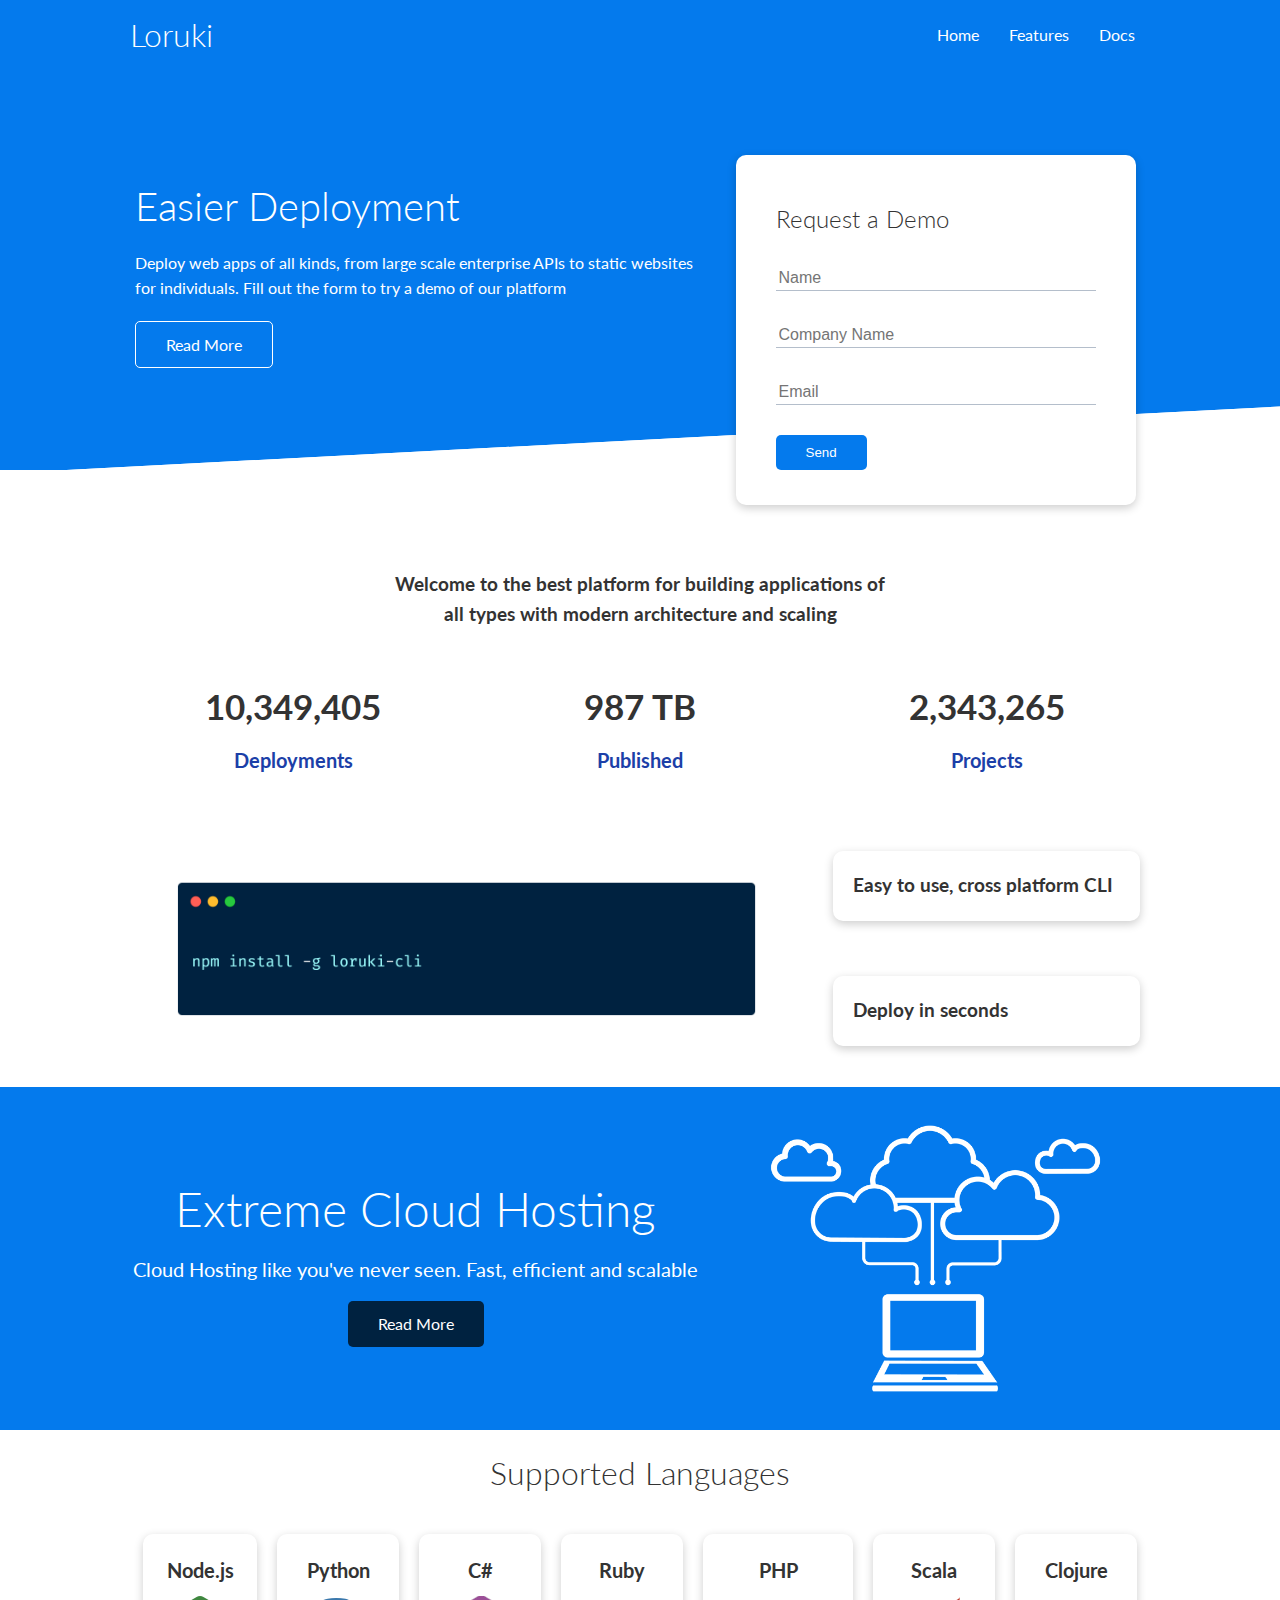
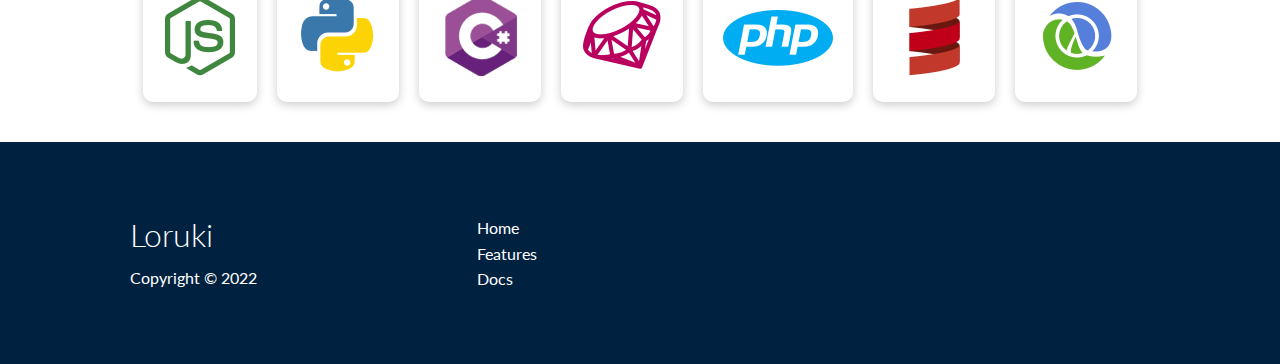
<file: index.html>
<!DOCTYPE html>
<html lang="en">

<head>
    <meta charset="UTF-8">
    <meta http-equiv="X-UA-Compatible" content="IE=edge">
    <meta name="viewport" content="width=device-width, initial-scale=1.0">

    <link rel="stylesheet" href="https://cdnjs.cloudflare.com/ajax/libs/font-awesome/6.1.1/css/all.min.css"
        integrity="sha512-KfkfwYDsLkIlwQp6LFnl8zNdLGxu9YAA1QvwINks4PhcElQSvqcyVLLD9aMhXd13uQjoXtEKNosOWaZqXgel0g=="
        crossorigin="anonymous" referrerpolicy="no-referrer" />

    <link rel="stylesheet" href="css/utilities.css">
    <link rel="stylesheet" href="css/style.css">

    <title>Loruki | Cloud Hosting For Everyone</title>
</head>

<body>
    <!-- Navbar -->
    <div class="navbar">
        <div class="container flex">
            <h1 class="logo">Loruki</h1>
            <nav>
                <ul>
                    <li><a href="index.html">Home</a></li>
                    <li><a href="features.html">Features</a></li>
                    <li><a href="docs.html">Docs</a></li>
                </ul>
            </nav>
        </div>
    </div>

    <!-- Showcase -->
    <section class="showcase">
        <div class="container grid">
            <div class="showcase-text">
                <h1>Easier Deployment</h1>
                <p>Deploy web apps of all kinds, from large scale enterprise APIs to static websites for individuals. Fill out the form to try a demo of our platform</p>
                <a href="features.html" class="btn btn-outline">Read More</a>
            </div>

            <div class="showcase-form card">
                <h2>Request a Demo</h2>
                <form method="POST" name="contact" netlify-honeypot="bot-field" data-netlify="true">
                    <input type="hidden" name="form-name" value="contact">
                    <p class="hidden">
                        <label>Don’t fill this out if you're human: <input name="bot-field" /></label>
                    </p>
                    <div class="form-control">
                        <input type="text" name="name" placeholder="Name" required>
                    </div>
                    <div class="form-control">
                        <input type="text" name="company" placeholder="Company Name" required>
                    </div>
                    <div class="form-control">
                        <input type="email" name="email" placeholder="Email" required>
                    </div>
                    <input type="submit" value="Send" class="btn btn-primary">
                </form>
            </div>
        </div>
    </section>

    <!-- Stats -->
    <section class="stats">
        <div class="container">
            <h3 class="stats-heading text-center my-1">
                Welcome to the best platform for building applications of all types with modern architecture and scaling
            </h3>

            <div class="grid grid-3 text-center my-4">
                <div>
                    <i class="fas fa-server fa-3x"></i>
                    <h3>10,349,405</h3>
                    <p class="text-secondary">Deployments</p>
                </div>
                <div>
                    <i class="fas fa-upload fa-3x"></i>
                    <h3>987 TB</h3>
                    <p class="text-secondary">Published</p>
                </div>
                <div>
                    <i class="fas fa-project-diagram fa-3x"></i>
                    <h3>2,343,265</h3>
                    <p class="text-secondary">Projects</p>
                </div>
            </div>
        </div>
    </section>

    <!-- Cli -->
    <section class="cli">
        <div class="container grid">
            <img src="/images/cli.png" alt="cli">
            <div class="card">
                <h3>Easy to use, cross platform CLI</h3>
            </div>
            <div class="card">
                <h3>Deploy in seconds</h3>
            </div>
        </div>
    </section>

    <!-- Cloud -->
    <section class="cloud bg-primary my-2 py-2">
        <div class="container grid">
            <div class="text-center">
                <h2 class="lg">Extreme Cloud Hosting</h2>
                <p class="lead my-1">Cloud Hosting like you've never seen. Fast, efficient and scalable</p>
                <a href="features.html" class="btn btn-dark">Read More</a>
            </div>
            <img src="/images/cloud.png" alt="cloud">
        </div>
    </section>

    <!-- Languages -->
    <section class="languages">
        <h2 class="md text-center my-2">
            Supported Languages
        </h2>
        <div class="container flex">
            <div class="card">
                <h4>Node.js</h4>
                <img src="/images/logos/node.png" alt="Node.js logo">
            </div>
            <div class="card">
                <h4>Python</h4>
                <img src="/images/logos/python.png" alt="Python logo">
            </div>
            <div class="card">
                <h4>C#</h4>
                <img src="/images/logos/csharp.png" alt="C# logo">
            </div>
            <div class="card">
                <h4>Ruby</h4>
                <img src="/images/logos/ruby.png" alt="Ruby logo">
            </div>
            <div class="card">
                <h4>PHP</h4>
                <img src="/images/logos/php.png" alt="PHP logo">
            </div>
            <div class="card">
                <h4>Scala</h4>
                <img src="/images/logos/scala.png" alt="Scala logo">
            </div>
            <div class="card">
                <h4>Clojure</h4>
                <img src="/images/logos/clojure.png" alt="Clojure logo">
            </div>
        </div>
    </section>

    <!-- Footer -->
    <footer class="footer bg-dark py-5">
        <div class="container grid grid-3">
            <div>
                <h1>Loruki</h1>
                <p>Copyright &copy; 2022</p>
            </div>
            <nav>
                <ul>
                    <li><a href="index.html">Home</a></li>
                    <li><a href="features.html">Features</a></li>
                    <li><a href="docs.html">Docs</a></li>
                </ul>
            </nav>
            <div class="social">
                <a href="#"><i class="fab fa-github fa-2x"></i></a>
                <a href="#"><i class="fab fa-facebook fa-2x"></i></a>
                <a href="#"><i class="fab fa-instagram fa-2x"></i></a>
                <a href="#"><i class="fab fa-twitter fa-2x"></i></a>
            </div>
        </div>
    </footer>
</body>

</html>
</file>
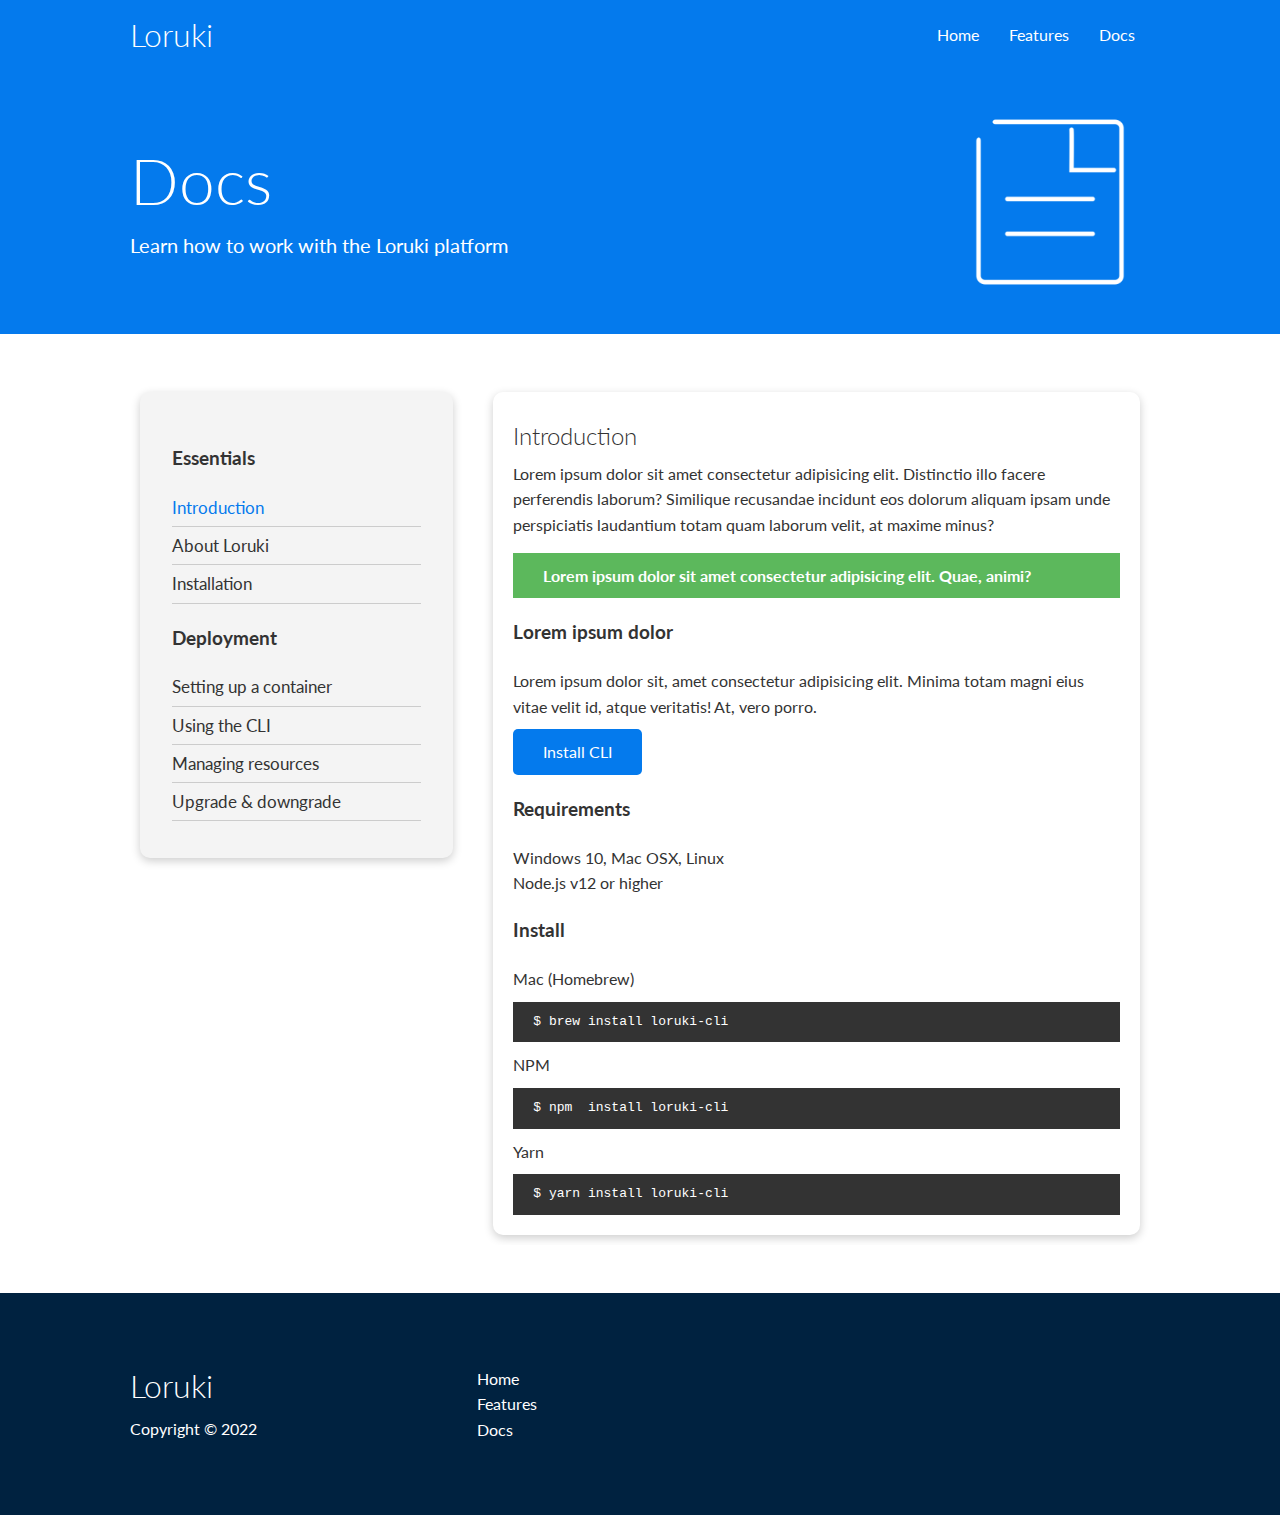
<file: docs.html>
<!DOCTYPE html>
<html lang="en">

<head>
    <meta charset="UTF-8">
    <meta http-equiv="X-UA-Compatible" content="IE=edge">
    <meta name="viewport" content="width=device-width, initial-scale=1.0">

    <link rel="stylesheet" href="https://cdnjs.cloudflare.com/ajax/libs/font-awesome/6.1.1/css/all.min.css"
        integrity="sha512-KfkfwYDsLkIlwQp6LFnl8zNdLGxu9YAA1QvwINks4PhcElQSvqcyVLLD9aMhXd13uQjoXtEKNosOWaZqXgel0g=="
        crossorigin="anonymous" referrerpolicy="no-referrer" />

    <link rel="stylesheet" href="css/utilities.css">
    <link rel="stylesheet" href="css/style.css">

    <title>Loruki | Cloud Hosting For Everyone</title>
</head>

<body>
    <!-- Navbar -->
    <div class="navbar">
        <div class="container flex">
            <h1 class="logo">Loruki</h1>
            <nav>
                <ul>
                    <li><a href="index.html">Home</a></li>
                    <li><a href="features.html">Features</a></li>
                    <li><a href="docs.html">Docs</a></li>
                </ul>
            </nav>
        </div>
    </div>

    <!-- Head -->
    <section class="docs-head bg-primary py-3">
        <div class="container grid">
            <div>
                <h1 class="xl">Docs</h1>
                <p class="lead">Learn how to work with the Loruki platform</p>
            </div>
            <img src="/images/docs.png" alt="docs">
        </div>
    </section>

    <!-- Main -->
    <section class="docs-main my-4">
        <div class="container grid">
            <div class="card bg-light p-3">
                <h3 class="my-2">Essentials</h3>
                <nav>
                    <ul>
                        <li><a class="text-primary" href="#">Introduction</a></li>
                        <li><a href="#">About Loruki</a></li>
                        <li><a href="#">Installation</a></li>
                    </ul>
                </nav>
                
                <h3 class="my-2">Deployment</h3>
                <nav>
                    <ul>
                        <li><a href="#">Setting up a container</a></li>
                        <li><a href="#">Using the CLI</a></li>
                        <li><a href="#">Managing resources</a></li>
                        <li><a href="#">Upgrade & downgrade</a></li>
                    </ul>
                </nav>
            </div>

            <div class="card">
                <h2>Introduction</h2>
                <p> Lorem ipsum dolor sit amet consectetur adipisicing elit. Distinctio illo facere perferendis laborum? 
                    Similique recusandae incidunt eos dolorum aliquam ipsam unde perspiciatis laudantium totam quam 
                    laborum velit, at maxime minus?
                </p>
                
                <div class="alert alert-success">
                    <i class="fas fa-info"></i> Lorem ipsum dolor sit amet consectetur adipisicing elit. Quae, animi?
                </div>
                
                <h3>Lorem ipsum dolor</h3>
                <p> Lorem ipsum dolor sit, amet consectetur adipisicing elit. Minima totam magni eius vitae velit id, 
                    atque veritatis! At, vero porro.
                </p>
                <a href="#" class="btn btn-primary">Install CLI</a>
                
                <h3>Requirements</h3>
                <ul>
                    <li>Windows 10, Mac OSX, Linux</li>
                    <li>Node.js v12 or higher</li>
                </ul>
                
                <h3>Install</h3>
                <p> Mac (Homebrew)</p>
                <pre><code>$ brew install loruki-cli</code></pre>

                <p> NPM</p>
                <pre><code>$ npm  install loruki-cli</code></pre>

                <p> Yarn</p>
                <pre><code>$ yarn install loruki-cli</code></pre>
            </div>
        </div>
    </section>

    <!-- Footer -->
    <footer class="footer bg-dark py-5">
        <div class="container grid grid-3">
            <div>
                <h1>Loruki</h1>
                <p>Copyright &copy; 2022</p>
            </div>
            <nav>
                <ul>
                    <li><a href="index.html">Home</a></li>
                    <li><a href="features.html">Features</a></li>
                    <li><a href="docs.html">Docs</a></li>
                </ul>
            </nav>
            <div class="social">
                <a href="#"><i class="fab fa-github fa-2x"></i></a>
                <a href="#"><i class="fab fa-facebook fa-2x"></i></a>
                <a href="#"><i class="fab fa-instagram fa-2x"></i></a>
                <a href="#"><i class="fab fa-twitter fa-2x"></i></a>
            </div>
        </div>
    </footer>
</body>

</html>
</file>
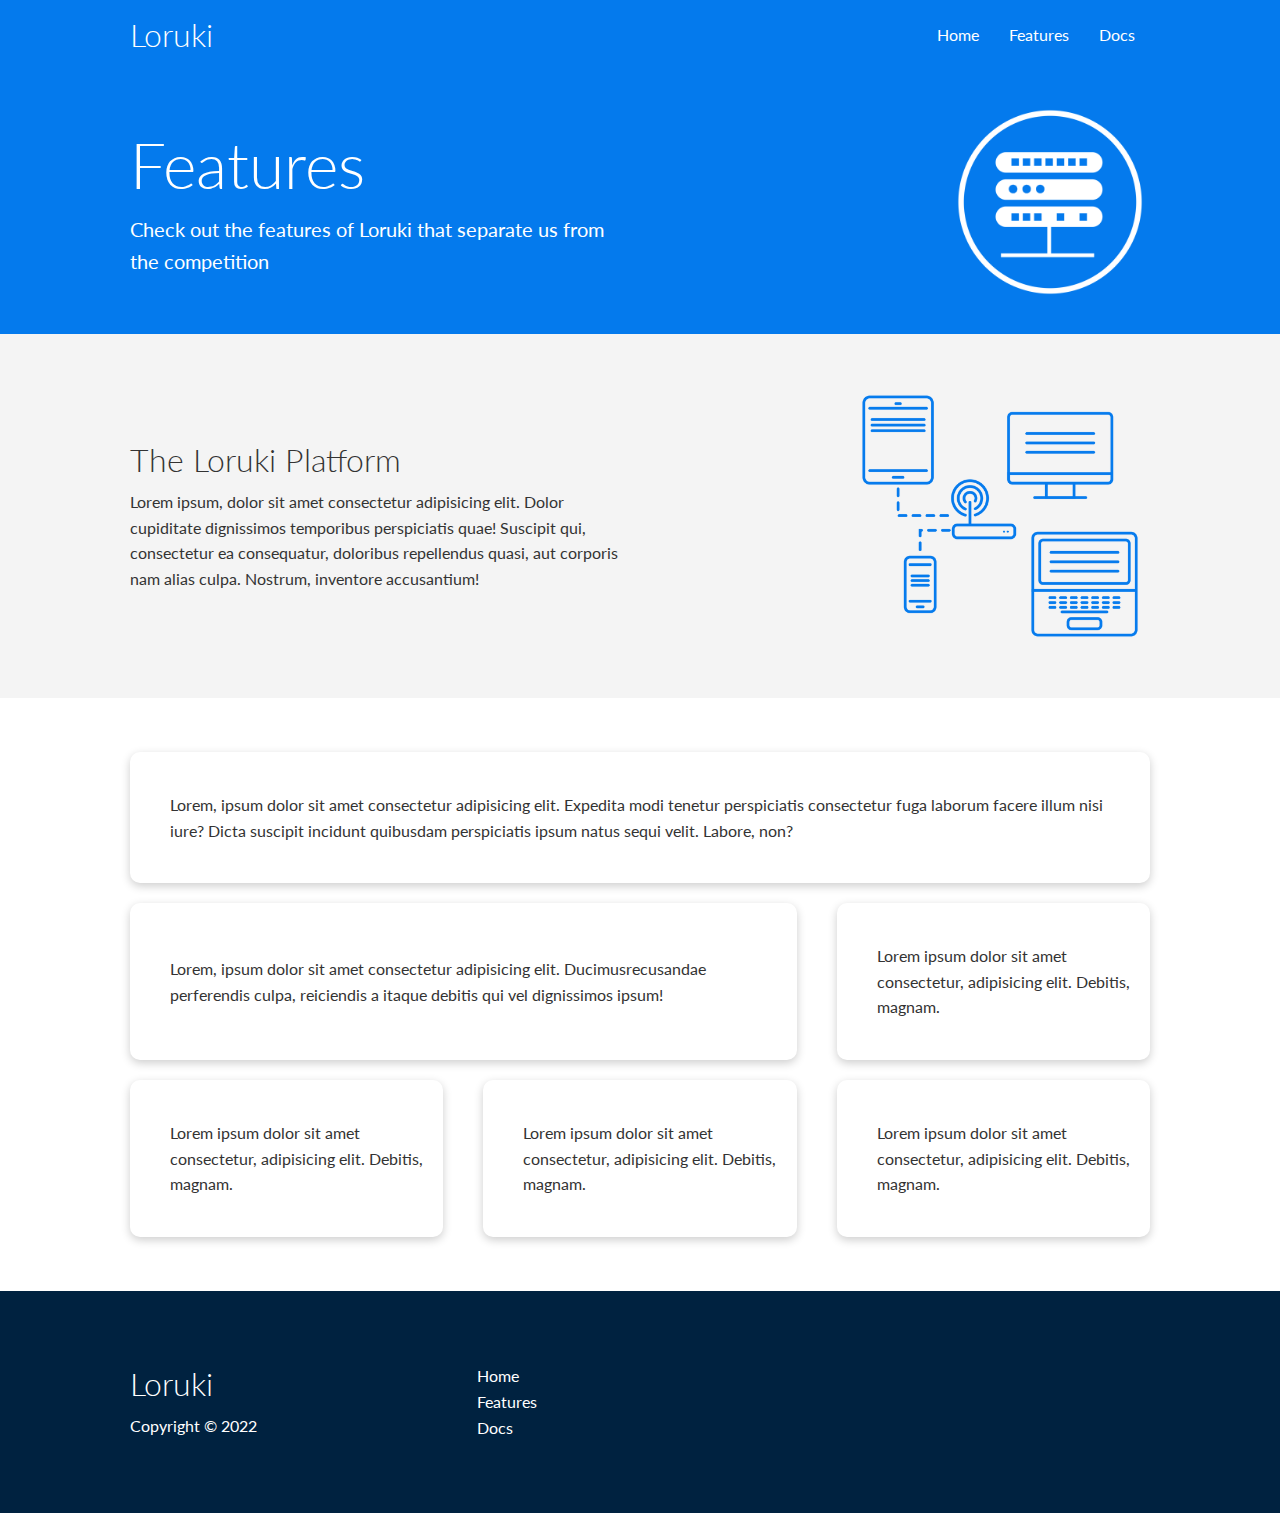
<file: features.html>
<!DOCTYPE html>
<html lang="en">

<head>
    <meta charset="UTF-8">
    <meta http-equiv="X-UA-Compatible" content="IE=edge">
    <meta name="viewport" content="width=device-width, initial-scale=1.0">

    <link rel="stylesheet" href="https://cdnjs.cloudflare.com/ajax/libs/font-awesome/6.1.1/css/all.min.css"
        integrity="sha512-KfkfwYDsLkIlwQp6LFnl8zNdLGxu9YAA1QvwINks4PhcElQSvqcyVLLD9aMhXd13uQjoXtEKNosOWaZqXgel0g=="
        crossorigin="anonymous" referrerpolicy="no-referrer" />

    <link rel="stylesheet" href="css/utilities.css">
    <link rel="stylesheet" href="css/style.css">

    <title>Loruki | Cloud Hosting For Everyone</title>
</head>

<body>
    <!-- Navbar -->
    <div class="navbar">
        <div class="container flex">
            <h1 class="logo">Loruki</h1>
            <nav>
                <ul>
                    <li><a href="index.html">Home</a></li>
                    <li><a href="features.html">Features</a></li>
                    <li><a href="docs.html">Docs</a></li>
                </ul>
            </nav>
        </div>
    </div>

    <!-- Head -->
    <section class="features-head bg-primary py-3">
        <div class="container grid">
            <div>
                <h1 class="xl">Features</h1>
                <p class="lead">Check out the features of Loruki that separate us from the competition</p>
            </div>
            <img src="/images/server.png" alt="server">
        </div>
    </section>

    <!-- Sub-Head -->
    <section class="features-sub-head bg-light py-3">
        <div class="container grid">
            <div>
                <h1 class="md">The Loruki Platform</h1>
                <p> Lorem ipsum, dolor sit amet consectetur adipisicing elit. Dolor cupiditate dignissimos temporibus
                    perspiciatis quae! Suscipit qui, consectetur ea consequatur, doloribus repellendus quasi, aut
                    corporis nam alias culpa. Nostrum, inventore accusantium!
                </p>
            </div>
            <img src="/images/server2.png" alt="server two">
        </div>
    </section>

    <!-- Main -->
    <section class="features-main my-2">
        <div class="container grid grid-3">
            <div class="card flex">
                <i class="fas fa-server fa-3x"></i>
                <p> Lorem, ipsum dolor sit amet consectetur adipisicing elit. Expedita modi tenetur perspiciatis
                    consectetur fuga laborum facere illum nisi iure? Dicta suscipit incidunt quibusdam perspiciatis
                    ipsum natus sequi velit. Labore, non?
                </p>
            </div>
            <div class="card flex">
                <i class="fas fa-network-wired fa-3x"></i>
                <p> Lorem, ipsum dolor sit amet consectetur adipisicing elit. Ducimusrecusandae perferendis culpa,
                    reiciendis a itaque debitis qui vel dignissimos ipsum!
                </p>
            </div>
            <div class="card flex">
                <i class="fas fa-laptop-code fa-3x"></i>
                <p> Lorem ipsum dolor sit amet consectetur, adipisicing elit. Debitis, magnam.</p>
            </div>
            <div class="card flex">
                <i class="fas fa-database fa-3x"></i>
                <p> Lorem ipsum dolor sit amet consectetur, adipisicing elit. Debitis, magnam.</p>
            </div>
            <div class="card flex">
                <i class="fas fa-power-off fa-3x"></i>
                <p> Lorem ipsum dolor sit amet consectetur, adipisicing elit. Debitis, magnam.</p>
            </div>
            <div class="card flex">
                <i class="fas fa-upload fa-3x"></i>
                <p> Lorem ipsum dolor sit amet consectetur, adipisicing elit. Debitis, magnam.</p>
            </div>
        </div>
    </section>

    <!-- Footer -->
    <footer class="footer bg-dark py-5">
        <div class="container grid grid-3">
            <div>
                <h1>Loruki</h1>
                <p>Copyright &copy; 2022</p>
            </div>
            <nav>
                <ul>
                    <li><a href="index.html">Home</a></li>
                    <li><a href="features.html">Features</a></li>
                    <li><a href="docs.html">Docs</a></li>
                </ul>
            </nav>
            <div class="social">
                <a href="#"><i class="fab fa-github fa-2x"></i></a>
                <a href="#"><i class="fab fa-facebook fa-2x"></i></a>
                <a href="#"><i class="fab fa-instagram fa-2x"></i></a>
                <a href="#"><i class="fab fa-twitter fa-2x"></i></a>
            </div>
        </div>
    </footer>
</body>

</html>
</file>
<file: css/utilities.css>
/* UTILITIES */
.container {
    max-width: 1100px;
    margin: 0 auto;
    overflow: auto;
    padding: 0 40px;
}

.card {
    background-color: #fff;
    color: #333;
    border-radius: 10px;
    box-shadow: 0 3px 10px rgba(0, 0, 0, 0.2);
    padding: 20px;
    margin: 10px;
}

.btn {
    display: inline-block;
    padding: 10px 30px;
    cursor: pointer;
    background-color: var(--primary-color);
    color: #fff;
    border: none;
    border-radius: 5px;
}

.btn-outline {
    background-color: transparent;
    border: 1px solid #fff;
}

.btn:hover {
    transform: scale(0.98);
}

/* BACKGROUNDS & COLORED BUTTONS */
.bg-primary,
.btn-primary {
    background-color: var(--primary-color);
    color: #fff;
}

.bg-secondary,
.btn-secondary {
    background-color: var(--secondary-color);
    color: #fff;
}

.bg-dark,
.btn-dark {
    background-color: var(--dark-color);
    color: #fff;
}

.bg-light,
.btn-light {
    background-color: var(--light-color);
    color: #333;
}

.bg-primary a,
.btn-primary a,
.bg-secondary a,
.btn-secondary a,
.bg-dark a,
.btn-dark a {
    color: #fff;
}

/* TEXT COLORS */
.text-primary {
    color: var(--primary-color);
}

.text-secondary {
    color: var(--secondary-color);
}

.text-dark {
    color: var(--dark-color);
}

.text-light {
    color: var(--light-color);
}

/* TEXT SIZES */
.lead {
    font-size: 20px;
}

.sm {
    font-size: 1rem;
}

.md {
    font-size: 2rem;
}

.lg {
    font-size: 3rem;
}

.xl {
    font-size: 4rem;
}

.text-center {
    text-align: center;
}

/* Alert */
.alert {
    background-color: var(--light-color);
    color: #333;
    padding: 10px 20px;
    font-weight: bold;
    margin: 15px 0;
}

.alert i {
    margin-right: 10px;
}

.alert-success {
    background-color: var(--success-color);
    color: #fff;
}

.alert-error {
    background-color: var(--error-color);
    color: #fff;
}

.flex {
    display: flex;
    justify-content: center;
    align-items: center;
    height: 100%;
}

.grid {
    display: grid;
    grid-template-columns: repeat(2, 1fr);
    gap: 20px;
    justify-content: center;
    align-items: center;
    height: 100%;
}

.grid-3 {
    grid-template-columns: repeat(3, 1fr);
}

/* MARGIN */
.my-1 {
    margin: 1rem 0;
}

.my-2 {
    margin: 1.5rem 0;
}

.my-3 {
    margin: 2rem 0;
}

.my-4 {
    margin: 3rem 0;
}

.my-5 {
    margin: 4rem 0;
}

.m-1 {
    margin: 1rem;
}

.m-2 {
    margin: 1.5rem;
}

.m-3 {
    margin: 2rem;
}

.m-4 {
    margin: 3rem;
}

.m-5 {
    margin: 4rem;
}

/* PADDING */
.py-1 {
    padding: 1rem 0;
}

.py-2 {
    padding: 1.5rem 0;
}

.py-3 {
    padding: 2rem 0;
}

.py-4 {
    padding: 3rem 0;
}

.py-5 {
    padding: 4rem 0;
}

.p-1 {
    padding: 1rem;
}

.p-2 {
    padding: 1.5rem;
}

.p-3 {
    padding: 2rem;
}

.p-4 {
    padding: 3rem;
}

.p-5 {
    padding: 4rem;
}
</file>
<file: css/style.css>
@import url('https://fonts.googleapis.com/css2?family=Lato:wght@300&display=swap');

:root {
    --primary-color: #047aed;
    --secondary-color: #1c3fa8;
    --dark-color: #002240;
    --light-color: #f4f4f4;
    --success-color: #5cb85c;
    --error-color: #d9534f;
}

/* GHETTO RESET */
* {
    box-sizing: border-box;
    margin: 0;
    padding: 0;
}

/* BASIC STYLES */
body {
    font-family: 'Lato', sans-serif;
    color: #333;
    line-height: 1.6;
}

ul {
    list-style-type: none;
}

a {
    text-decoration: none;
    color: #333;
}

h1,
h2 {
    font-weight: 300;
    line-height: 1.2;
    margin: 10px 0;
}

p {
    margin: 10px 0;
}

img {
    width: 100%;
}

code,
pre {
    background: #333;
    color: #fff;
    padding: 10px;
}

.hidden {
    visibility: hidden;
    height: 0;
    margin: 0;
    padding: 0;
}

/* NAVBAR */
.navbar {
    background-color: var(--primary-color);
    color: #fff;
    height: 70px;
}

.navbar ul {
    display: flex;
}

.navbar a {
    color: #fff;
    padding: 10px;
    margin: 0 5px;
}

.navbar a:hover {
    border-bottom: 1px solid #fff;
}

.navbar .flex {
    justify-content: space-between;
}

/* SHOWCASE */
.showcase {
    height: 400px;
    background-color: var(--primary-color);
    color: #fff;
    position: relative; /* enable absolute positioning inside .showcase */
}

.showcase h1 {
    font-size: 40px;
}

.showcase p {
    margin: 20px 0;
}

.showcase .grid {
    overflow: visible;
    grid-template-columns: 55% auto;
    gap: 30px;
}

.showcase-text {
    animation: slideInFromLeft 1s ease-in;
}

.showcase-form {
    position: relative;
    top: 60px;
    height: 350px;
    width: 400px;
    padding: 40px;
    z-index: 100;
    animation: slideInFromRight 1s ease-in;
}

.showcase-form h2 {
    margin-bottom: -20px;
}

.showcase-form .form-control {
    margin: 30px 0;
}

.showcase-form input[type='text'],
.showcase-form input[type='email'] {
    border: 0;
    border-bottom: 1px solid #b4becb;
    width: 100%;
    padding: 3px;
    font-size: 16px;
}

.showcase-form input:focus {
    outline: none;
}

.showcase::before,
.showcase::after {
    content: '';
    position: absolute;
    height: 100px;
    bottom: -70px;
    right: 0;
    left: 0;
    background-color: #fff;
    transform: skewY(-3deg);
}

/* STATS */
.stats {
    padding-top: 100px;
    animation: slideInFromBottom 1s ease-in;
}

.stats-heading {
    max-width: 500px;
    margin: 0 auto;
}

.stats .grid h3 {
    font-size: 35px;
}

.stats .grid p {
    font-size: 20px;
    font-weight: bold;
}

/* CLI */
.cli .grid {
    grid-template-columns: repeat(3, 1fr);
    grid-template-rows:    repeat(2, 1fr);
}

.cli .grid > *:first-child {
    grid-column: 1 / span 2;
    grid-row:    1 / span 2;
}

/* CLOUD */
.cloud .grid {
    grid-template-columns: 4fr 3fr;
}

/* LANGUAGES */
.languages .flex {
    flex-wrap: wrap;
}

.languages .card {
    text-align: center;
    margin: 18px 10px 40px;
    transition: transform 0.2s ease-in;
}

.languages .card h4 {
    font-size: 20px;
    margin-bottom: 10px;
}

.languages .card:hover {
    transform: translateY(-15px);
}

/* FEATURES */
.features-head img,
.docs-head img {
    width: 200px;
    justify-self: flex-end;
}

.features-sub-head img {
    width: 300px;
    justify-self: flex-end;
}

.features-main .card > i {
    margin-right: 20px;
}

.features-main .grid {
    padding: 30px;
}

.features-main .grid > *:nth-child(1) {
    grid-column: 1 / span 3;
}

.features-main .grid > *:nth-child(2) {
    grid-column: 1 / span 2;
}

/* DOCS */
.docs-main h3 {
    margin: 20px 0;
}

.docs-main .grid {
    grid-template-columns: 1fr 2fr;
    align-items: flex-start;
}

.docs-main nav li {
    font-size: 17px;
    padding-bottom: 5px;
    margin-bottom: 5px;
    border-bottom: 1px #ccc solid;
}

.docs-main a:hover {
    font-weight: bold;
}

/* FOOTER */
.footer .social a {
    margin: 0 10px;
}

.fa-github:hover {
    color: #8899aa;
}

.fa-facebook:hover {
    color: #1773ea;
}

.fa-instagram:hover {
    color: #b32e87;
}

.fa-twitter:hover {
    color: #1c9cea;
}

/* ANIMATIONS */
@keyframes slideInFromLeft {
    0%   { transform: translateX(-100%); }
    100% { transform: translateX(0);     }
}

@keyframes slideInFromRight {
    0%   { transform: translateX(100%);  }
    100% { transform: translateX(0);     }
}

@keyframes slideInFromTop {
    0%   { transform: translateY(-100%); }
    100% { transform: translateX(0);     }
}

@keyframes slideInFromBottom {
    0%   { transform: translateY(100%);  }
    100% { transform: translateX(0);     }
}

/* TABLETS */
@media (max-width: 768px) {
    .grid,
    .showcase .grid,
    .stats .grid,
    .cli .grid,
    .cloud .grid,
    .features-main .grid,
    .docs-main .grid {
        grid-template-columns: 1fr;
        grid-template-rows:    1fr;
    }

    .showcase {
        height: auto;
    }

    .showcase-text {
        text-align: center;
        margin-top: 40px;
        animation: slideInFromTop 1s ease-in;
    }

    .showcase-form {
        justify-self: center;
        margin: auto;
        animation: slideInFromBottom 1s ease-in;
    }

    .cli .grid > *:first-child {
        grid-column: 1;
        grid-row:    1;
    }

    .features-head,
    .features-sub-head,
    .docs-head {
        text-align: center;
    }

    .features-head img,
    .features-sub-head img,
    .docs-head img {
        justify-self: center;
    }

    .features-main .grid > *:nth-child(1),
    .features-main .grid > *:nth-child(2) {
        grid-column: 1;
    }
}

/* MOBILE */
@media (max-width: 500px) {
    .navbar {
        height: 110px;
    }

    .navbar .flex {
        flex-direction: column;
    }

    .navbar ul {
        padding: 10px;
        background-color: rgba(0, 0, 0, 0.1);
    }

    .showcase-form {
        width: 300px;
    }
}
</file>
